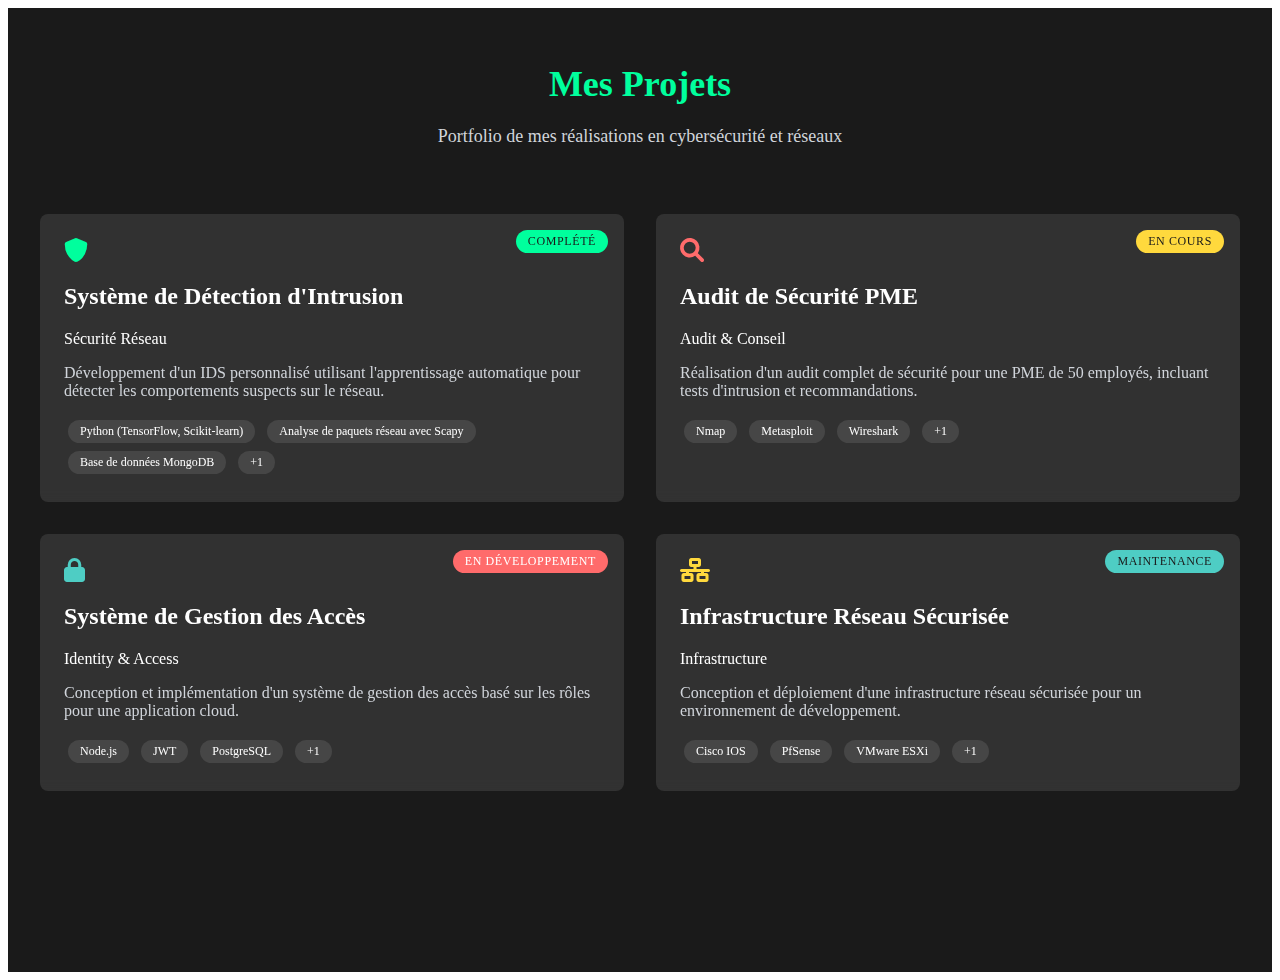
<file: projects.html>
<!DOCTYPE html>
<html lang="fr">
<head>
    <meta charset="UTF-8">
    <meta name="viewport" content="width=device-width, initial-scale=1.0">
    <title>Projets - Portfolio Cybersécurité</title>
    <link rel="stylesheet" href="https://cdnjs.cloudflare.com/ajax/libs/font-awesome/6.0.0/css/all.min.css">
    <link rel="stylesheet" href="projects.css">
</head>
<body>
    <div class="min-h-screen bg-[#1a1a1a] text-white p-8">
        <div class="max-w-7xl mx-auto">
            <header class="text-center mb-16">
                <h1 class="text-4xl font-bold text-[#00ff9d] mb-4 font-crimson-text">
                    Mes Projets
                </h1>
                <p class="text-lg text-gray-300">
                    Portfolio de mes réalisations en cybersécurité et réseaux
                </p>
            </header>

            <div class="grid grid-cols-1 md:grid-cols-2 gap-8" id="projects-grid">
                <!-- Projects will be dynamically inserted here -->
            </div>

            <div id="project-modal" class="modal hidden">
                <div class="modal-content">
                    <div class="modal-header">
                        <h2 id="modal-title"></h2>
                        <p id="modal-category"></p>
                        <button class="close-button">
                            <i class="fas fa-times"></i>
                        </button>
                    </div>
                    <div class="modal-body">
                        <div class="description-section">
                            <h3>Description</h3>
                            <p id="modal-description"></p>
                        </div>
                        <div class="technologies-section">
                            <h3>Technologies</h3>
                            <div id="modal-technologies" class="tech-tags"></div>
                        </div>
                        <div class="results-section">
                            <h3>Résultats</h3>
                            <div id="modal-results" class="results-list"></div>
                        </div>
                    </div>
                </div>
            </div>
        </div>
    </div>
    <script src="projects.js"></script>
</body>
</html>
</file>
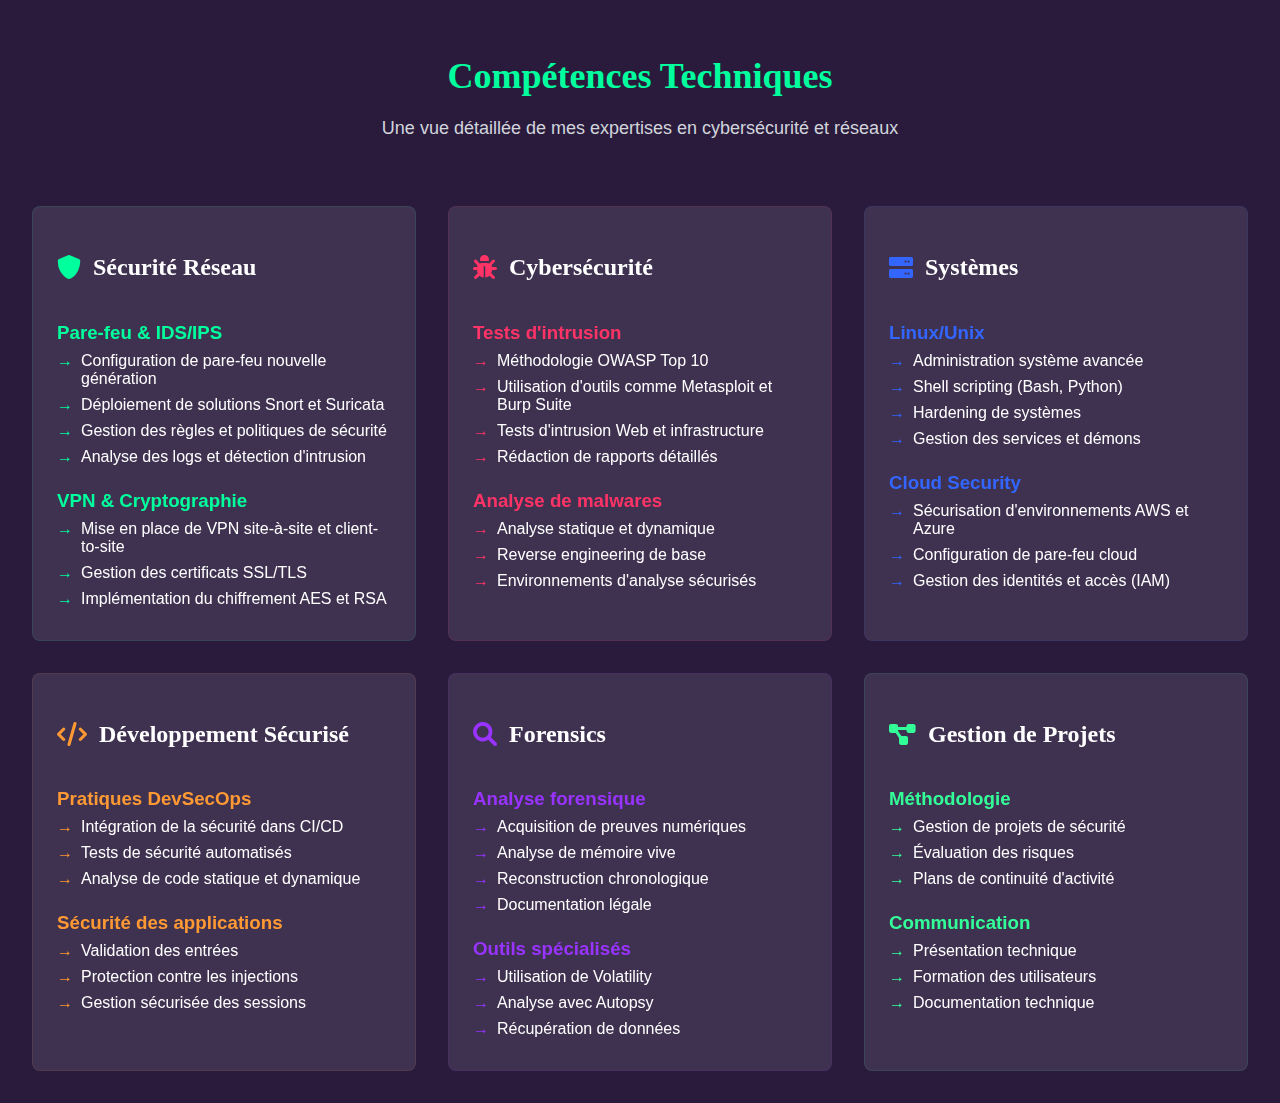
<file: skills.html>
<!DOCTYPE html>
<html lang="fr">
<head>
    <meta charset="UTF-8">
    <meta name="viewport" content="width=device-width, initial-scale=1.0">
    <title>Compétences - Portfolio Cybersécurité</title>
    <link rel="stylesheet" href="https://cdnjs.cloudflare.com/ajax/libs/font-awesome/6.0.0/css/all.min.css">
    <link rel="stylesheet" href="skills.css">
</head>
<body>
    <div class="min-h-screen bg-[#1a1a1a] text-white p-8">
        <div class="max-w-7xl mx-auto">
            <header class="text-center mb-16">
                <h1 class="text-4xl font-bold text-[#00ff9d] mb-4 font-crimson-text">
                    Compétences Techniques
                </h1>
                <p class="text-lg text-gray-300">
                    Une vue détaillée de mes expertises en cybersécurité et réseaux
                </p>
            </header>

            <div class="grid grid-cols-1 md:grid-cols-2 lg:grid-cols-3 gap-8">
                <!-- Sécurité Réseau -->
                <div class="skill-card network-card" data-category="network">
                    <div class="flex items-center mb-4">
                        <i class="fas fa-shield-alt network-icon text-2xl mr-3"></i>
                        <h2 class="text-2xl font-crimson-text font-bold text-white">
                            Sécurité Réseau
                        </h2>
                    </div>
                    <div class="space-y-4">
                        <div class="skill-section">
                            <h3 class="text-[#00ff9d] font-semibold mb-2">
                                Pare-feu & IDS/IPS
                            </h3>
                            <ul class="text-white space-y-2">
                                <li>Configuration de pare-feu nouvelle génération</li>
                                <li>Déploiement de solutions Snort et Suricata</li>
                                <li>Gestion des règles et politiques de sécurité</li>
                                <li>Analyse des logs et détection d'intrusion</li>
                            </ul>
                        </div>
                        <div class="skill-section">
                            <h3 class="text-[#00ff9d] font-semibold mb-2">
                                VPN & Cryptographie
                            </h3>
                            <ul class="text-white space-y-2">
                                <li>Mise en place de VPN site-à-site et client-to-site</li>
                                <li>Gestion des certificats SSL/TLS</li>
                                <li>Implémentation du chiffrement AES et RSA</li>
                            </ul>
                        </div>
                    </div>
                </div>

                <!-- Cybersécurité -->
                <div class="skill-card cybersecurity-card" data-category="cybersecurity">
                    <div class="flex items-center mb-4">
                        <i class="fas fa-bug cybersecurity-icon text-2xl mr-3"></i>
                        <h2 class="text-2xl font-crimson-text font-bold text-white">
                            Cybersécurité
                        </h2>
                    </div>
                    <div class="space-y-4">
                        <div class="skill-section">
                            <h3 class="text-[#00ff9d] font-semibold mb-2">
                                Tests d'intrusion
                            </h3>
                            <ul class="text-white space-y-2">
                                <li>Méthodologie OWASP Top 10</li>
                                <li>Utilisation d'outils comme Metasploit et Burp Suite</li>
                                <li>Tests d'intrusion Web et infrastructure</li>
                                <li>Rédaction de rapports détaillés</li>
                            </ul>
                        </div>
                        <div class="skill-section">
                            <h3 class="text-[#00ff9d] font-semibold mb-2">
                                Analyse de malwares
                            </h3>
                            <ul class="text-white space-y-2">
                                <li>Analyse statique et dynamique</li>
                                <li>Reverse engineering de base</li>
                                <li>Environnements d'analyse sécurisés</li>
                            </ul>
                        </div>
                    </div>
                </div>

                <!-- Systèmes -->
                <div class="skill-card systems-card" data-category="systems">
                    <div class="flex items-center mb-4">
                        <i class="fas fa-server systems-icon text-2xl mr-3"></i>
                        <h2 class="text-2xl font-crimson-text font-bold text-white">
                            Systèmes
                        </h2>
                    </div>
                    <div class="space-y-4">
                        <div class="skill-section">
                            <h3 class="text-[#00ff9d] font-semibold mb-2">
                                Linux/Unix
                            </h3>
                            <ul class="text-white space-y-2">
                                <li>Administration système avancée</li>
                                <li>Shell scripting (Bash, Python)</li>
                                <li>Hardening de systèmes</li>
                                <li>Gestion des services et démons</li>
                            </ul>
                        </div>
                        <div class="skill-section">
                            <h3 class="text-[#00ff9d] font-semibold mb-2">
                                Cloud Security
                            </h3>
                            <ul class="text-white space-y-2">
                                <li>Sécurisation d'environnements AWS et Azure</li>
                                <li>Configuration de pare-feu cloud</li>
                                <li>Gestion des identités et accès (IAM)</li>
                            </ul>
                        </div>
                    </div>
                </div>

                <!-- Développement Sécurisé -->
                <div class="skill-card development-card" data-category="development">
                    <div class="flex items-center mb-4">
                        <i class="fas fa-code development-icon text-2xl mr-3"></i>
                        <h2 class="text-2xl font-crimson-text font-bold text-white">
                            Développement Sécurisé
                        </h2>
                    </div>
                    <div class="space-y-4">
                        <div class="skill-section">
                            <h3 class="text-[#00ff9d] font-semibold mb-2">
                                Pratiques DevSecOps
                            </h3>
                            <ul class="text-white space-y-2">
                                <li>Intégration de la sécurité dans CI/CD</li>
                                <li>Tests de sécurité automatisés</li>
                                <li>Analyse de code statique et dynamique</li>
                            </ul>
                        </div>
                        <div class="skill-section">
                            <h3 class="text-[#00ff9d] font-semibold mb-2">
                                Sécurité des applications
                            </h3>
                            <ul class="text-white space-y-2">
                                <li>Validation des entrées</li>
                                <li>Protection contre les injections</li>
                                <li>Gestion sécurisée des sessions</li>
                            </ul>
                        </div>
                    </div>
                </div>

                <!-- Forensics -->
                <div class="skill-card forensics-card" data-category="forensics">
                    <div class="flex items-center mb-4">
                        <i class="fas fa-search forensics-icon text-2xl mr-3"></i>
                        <h2 class="text-2xl font-crimson-text font-bold text-white">
                            Forensics
                        </h2>
                    </div>
                    <div class="space-y-4">
                        <div class="skill-section">
                            <h3 class="text-[#00ff9d] font-semibold mb-2">
                                Analyse forensique
                            </h3>
                            <ul class="text-white space-y-2">
                                <li>Acquisition de preuves numériques</li>
                                <li>Analyse de mémoire vive</li>
                                <li>Reconstruction chronologique</li>
                                <li>Documentation légale</li>
                            </ul>
                        </div>
                        <div class="skill-section">
                            <h3 class="text-[#00ff9d] font-semibold mb-2">
                                Outils spécialisés
                            </h3>
                            <ul class="text-white space-y-2">
                                <li>Utilisation de Volatility</li>
                                <li>Analyse avec Autopsy</li>
                                <li>Récupération de données</li>
                            </ul>
                        </div>
                    </div>
                </div>

                <!-- Gestion de Projets -->
                <div class="skill-card management-card" data-category="management">
                    <div class="flex items-center mb-4">
                        <i class="fas fa-project-diagram management-icon text-2xl mr-3"></i>
                        <h2 class="text-2xl font-crimson-text font-bold text-white">
                            Gestion de Projets
                        </h2>
                    </div>
                    <div class="space-y-4">
                        <div class="skill-section">
                            <h3 class="text-[#00ff9d] font-semibold mb-2">
                                Méthodologie
                            </h3>
                            <ul class="text-white space-y-2">
                                <li>Gestion de projets de sécurité</li>
                                <li>Évaluation des risques</li>
                                <li>Plans de continuité d'activité</li>
                            </ul>
                        </div>
                        <div class="skill-section">
                            <h3 class="text-[#00ff9d] font-semibold mb-2">
                                Communication
                            </h3>
                            <ul class="text-white space-y-2">
                                <li>Présentation technique</li>
                                <li>Formation des utilisateurs</li>
                                <li>Documentation technique</li>
                            </ul>
                        </div>
                    </div>
                </div>
            </div>
        </div>
    </div>
    <script src="skills.js"></script>
</body>
</html>
</file>
<file: projects.css>
@keyframes glowBorder {
    0% { box-shadow: 0 0 5px var(--glow-color); }
    50% { box-shadow: 0 0 20px var(--glow-color); }
    100% { box-shadow: 0 0 5px var(--glow-color); }
}

@keyframes fadeIn {
    from { opacity: 0; transform: translateY(20px); }
    to { opacity: 1; transform: translateY(0); }
}

.min-h-screen {
    min-height: 100vh;
}

.bg-\[\#1a1a1a\] {
    background-color: #1a1a1a;
}

.text-white {
    color: white;
}

.p-8 {
    padding: 2rem;
}

.max-w-7xl {
    max-width: 80rem;
}

.mx-auto {
    margin-left: auto;
    margin-right: auto;
}

.text-center {
    text-align: center;
}

.mb-16 {
    margin-bottom: 4rem;
}

.text-4xl {
    font-size: 2.25rem;
    line-height: 2.5rem;
}

.font-bold {
    font-weight: 700;
}

.text-\[\#00ff9d\] {
    color: #00ff9d;
}

.mb-4 {
    margin-bottom: 1rem;
}

.font-crimson-text {
    font-family: 'Crimson Text', serif;
}

.text-lg {
    font-size: 1.125rem;
    line-height: 1.75rem;
}

.text-gray-300 {
    color: #d1d5db;
}

.grid {
    display: grid;
}

.grid-cols-1 {
    grid-template-columns: repeat(1, minmax(0, 1fr));
}

.md\:grid-cols-2 {
    grid-template-columns: repeat(2, minmax(0, 1fr));
}

.gap-8 {
    gap: 2rem;
}

.project-card {
    --glow-color: #00ff9d;
    position: relative;
    transition: all 0.3s ease;
    animation: fadeIn 0.5s ease-out forwards;
    background: rgba(255, 255, 255, 0.1);
    padding: 1.5rem;
    border-radius: 0.5rem;
    backdrop-filter: blur(5px);
}

.project-card:hover {
    transform: translateY(-5px);
    animation: glowBorder 2s infinite;
}

.status-badge {
    position: absolute;
    top: 1rem;
    right: 1rem;
    padding: 0.25rem 0.75rem;
    border-radius: 9999px;
    font-size: 0.75rem;
    font-weight: 500;
    text-transform: uppercase;
    letter-spacing: 0.05em;
}

.status-badge.completed {
    background-color: #00ff9d;
    color: #1a1a1a;
}

.status-badge.in-progress {
    background-color: #ffd93d;
    color: #1a1a1a;
}

.status-badge.development {
    background-color: #ff6b6b;
    color: white;
}

.status-badge.maintenance {
    background-color: #4ecdc4;
    color: #1a1a1a;
}

.tech-tag {
    background: rgba(255, 255, 255, 0.1);
    padding: 0.25rem 0.75rem;
    border-radius: 9999px;
    font-size: 0.75rem;
    margin: 0.25rem;
    display: inline-block;
    transition: all 0.3s ease;
}

.tech-tag:hover {
    background: rgba(255, 255, 255, 0.2);
    transform: scale(1.05);
}

.result-item {
    display: flex;
    align-items: center;
    margin: 0.5rem 0;
}

.result-item:before {
    content: "→";
    color: var(--glow-color);
    margin-right: 0.5rem;
    font-weight: bold;
}

.modal {
    position: fixed;
    top: 0;
    left: 0;
    right: 0;
    bottom: 0;
    background: rgba(0, 0, 0, 0.75);
    display: flex;
    align-items: center;
    justify-content: center;
    z-index: 50;
    animation: fadeIn 0.3s ease-out;
}

.modal.hidden {
    display: none;
}

.modal-content {
    background: #1a1a1a;
    border: 2px solid #00ff9d;
    border-radius: 0.5rem;
    padding: 2rem;
    max-width: 42rem;
    width: 100%;
    max-height: 90vh;
    overflow-y: auto;
}

.modal-header {
    display: flex;
    justify-content: space-between;
    align-items: start;
    margin-bottom: 1.5rem;
}

.close-button {
    color: #9ca3af;
    cursor: pointer;
}

.close-button:hover {
    color: white;
}

.modal-body {
    display: flex;
    flex-direction: column;
    gap: 1.5rem;
}

.description-section,
.technologies-section,
.results-section {
    margin-bottom: 1.5rem;
}

.tech-tags {
    display: flex;
    flex-wrap: wrap;
    gap: 0.5rem;
    margin-top: 0.5rem;
}

.results-list {
    margin-top: 0.5rem;
}

@media (max-width: 768px) {
    .grid-cols-1 {
        grid-template-columns: 1fr;
    }
}
</file>
<file: skills.css>
body {
    margin: 0;
    font-family: 'Inter', sans-serif;
    background-color: #1a1a1a;
    color: white;
}

.container {
    max-width: 1200px;
    margin: 0 auto;
    padding: 0 20px;
}

.mx-auto {
    margin-left: auto;
    margin-right: auto;
}

.px-4 {
    padding-left: 1rem;
    padding-right: 1rem;
}

.py-12 {
    padding-top: 3rem;
    padding-bottom: 3rem;
}

.max-w-7xl {
    max-width: 100%;
    margin: 0;
    padding: 2rem;
}

.text-center {
    text-align: center;
}

.mb-16 {
    margin-bottom: 4rem;
}

.text-4xl {
    font-size: 2.25rem;
    line-height: 2.5rem;
}

.font-crimson-text {
    font-family: 'Crimson Text', serif;
}

.font-bold {
    font-weight: 700;
}

.text-\[\#00ff9d\] {
    color: #00ff9d;
}

.mb-4 {
    margin-bottom: 1rem;
}

.text-white {
    color: white;
}

.text-lg {
    font-size: 1.125rem;
    line-height: 1.75rem;
}

.grid {
    display: grid;
}

.grid-cols-1 {
    grid-template-columns: repeat(1, minmax(0, 1fr));
}

.md\:grid-cols-2 {
    grid-template-columns: repeat(2, minmax(0, 1fr));
}

.lg\:grid-cols-3 {
    grid-template-columns: repeat(3, minmax(0, 1fr));
}

.gap-8 {
    gap: 2rem;
}

.skill-card {
    --glow-color: #00ff9d;
    position: relative;
    background: rgba(255, 255, 255, 0.1);
    padding: 1.5rem;
    border-radius: 0.5rem;
    backdrop-filter: blur(5px);
    transition: all 0.3s ease;
    animation: fadeIn 0.5s ease-out forwards;
    border: 1px solid rgba(0, 255, 157, 0.1);
    margin: 0;
}

.skill-card:hover {
    transform: translateY(-5px);
    animation: glowBorder 2s infinite;
    border-color: var(--glow-color);
}

.flex {
    display: flex;
}

.items-center {
    align-items: center;
}

.mb-4 {
    margin-bottom: 1rem;
}

.text-2xl {
    font-size: 1.5rem;
    line-height: 2rem;
}

.mr-3 {
    margin-right: 0.75rem;
}

.space-y-4 > * + * {
    margin-top: 1rem;
}

.font-semibold {
    font-weight: 600;
}

.mb-2 {
    margin-bottom: 0.5rem;
}

.space-y-2 > * + * {
    margin-top: 0.5rem;
}

ul {
    list-style-type: none;
    padding: 0;
    margin: 0;
}

li {
    position: relative;
    padding-left: 1.5rem;
    margin-bottom: 0.5rem;
}

li:before {
    content: "→";
    position: absolute;
    left: 0;
    color: #00ff9d;
}

@media (max-width: 768px) {
    .grid-cols-1 {
        grid-template-columns: 1fr;
    }
}

@media (min-width: 768px) and (max-width: 1024px) {
    .md\:grid-cols-2 {
        grid-template-columns: repeat(2, minmax(0, 1fr));
    }
}

@media (min-width: 1024px) {
    .lg\:grid-cols-3 {
        grid-template-columns: repeat(3, minmax(0, 1fr));
    }
}

@keyframes glowBorder {
    0% { box-shadow: 0 0 5px var(--glow-color); }
    50% { box-shadow: 0 0 20px var(--glow-color); }
    100% { box-shadow: 0 0 5px var(--glow-color); }
}

@keyframes fadeIn {
    from { opacity: 0; transform: translateY(20px); }
    to { opacity: 1; transform: translateY(0); }
}

.min-h-screen {
    min-height: 100vh;
    margin: 0;
    padding: 0;
}

.bg-\[\#1a1a1a\] {
    background-color: #2a1b3d;
    width: 100%;
    margin: 0;
    padding: 0;
}

.text-gray-300 {
    color: #d1d5db;
}

.skill-section {
    margin-bottom: 1.5rem;
}

.skill-section:last-child {
    margin-bottom: 0;
}

/* Network Security Card */
.network-card {
    --glow-color: #00ff9d;
    border-color: rgba(0, 255, 157, 0.1);
}

.network-icon {
    color: #00ff9d;
}

/* Cybersecurity Card */
.cybersecurity-card {
    --glow-color: #ff3366;
    border-color: rgba(255, 51, 102, 0.1);
}

.cybersecurity-icon {
    color: #ff3366;
}

/* Systems Card */
.systems-card {
    --glow-color: #3366ff;
    border-color: rgba(51, 102, 255, 0.1);
}

.systems-icon {
    color: #3366ff;
}

/* Development Card */
.development-card {
    --glow-color: #ff9933;
    border-color: rgba(255, 153, 51, 0.1);
}

.development-icon {
    color: #ff9933;
}

/* Forensics Card */
.forensics-card {
    --glow-color: #9933ff;
    border-color: rgba(153, 51, 255, 0.1);
}

.forensics-icon {
    color: #9933ff;
}

/* Management Card */
.management-card {
    --glow-color: #33ff99;
    border-color: rgba(51, 255, 153, 0.1);
}

.management-icon {
    color: #33ff99;
}

/* Update the skill section headings to match their card colors */
.network-card .skill-section h3,
.cybersecurity-card .skill-section h3,
.systems-card .skill-section h3,
.development-card .skill-section h3,
.forensics-card .skill-section h3,
.management-card .skill-section h3 {
    color: var(--glow-color);
}

/* Update the list arrows to match their card colors */
.network-card li:before,
.cybersecurity-card li:before,
.systems-card li:before,
.development-card li:before,
.forensics-card li:before,
.management-card li:before {
    color: var(--glow-color);
}

.p-8 {
    padding: 0;
}
</file>
